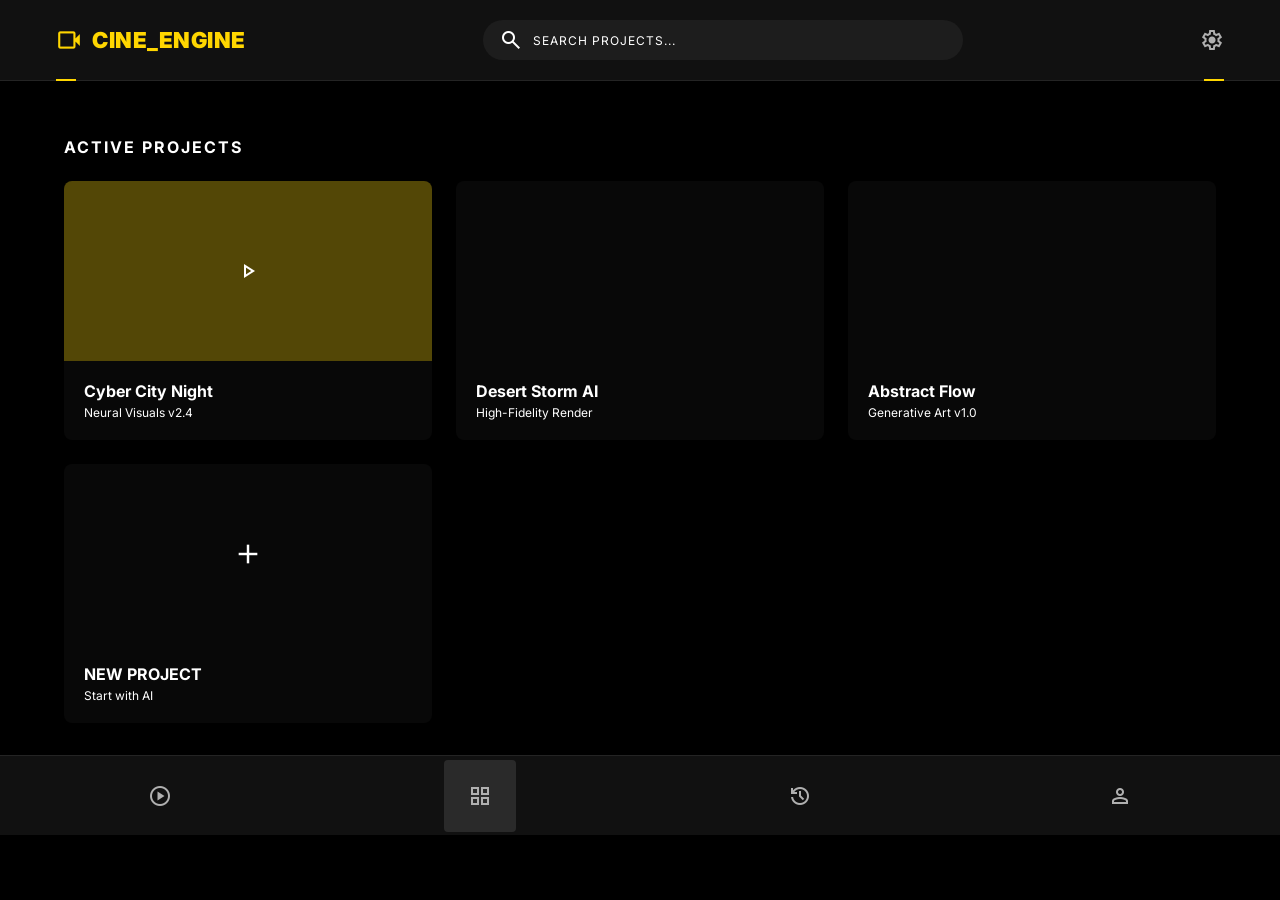
<file: dashboard.html>
<!DOCTYPE html>
<html lang="ko">
<head>
    <meta charset="UTF-8">
    <meta name="viewport" content="width=device-width, initial-scale=1.0">
    <title>CINE_ENGINE - Dashboard</title>
    <link rel="preconnect" href="https://fonts.googleapis.com">
    <link rel="preconnect" href="https://fonts.gstatic.com" crossorigin>
    <link href="https://fonts.googleapis.com/css2?family=Inter:wght@300;400;500;700;900&family=Space+Mono:wght@400;700&display=swap" rel="stylesheet">
    <link href="https://fonts.googleapis.com/css2?family=Material+Symbols+Outlined:opsz,wght,FILL,GRAD@24,400,1,0" rel="stylesheet" />
    <link rel="stylesheet" href="styles.css">
</head>
<body class="dashboard-page">
    <div class="app-container dashboard-bg">
        <!-- Top Navigation -->
        <header class="top-nav">
            <div class="logo">
                <span class="material-symbols-outlined logo-icon">videocam</span>
                <span class="logo-text">CINE_ENGINE</span>
            </div>
            <div class="header-center">
                <div class="search-bar">
                    <span class="material-symbols-outlined">search</span>
                    <span>SEARCH PROJECTS...</span>
                </div>
            </div>
            <div class="settings">
                <span class="material-symbols-outlined">settings</span>
            </div>
        </header>

        <!-- Main Content: Dashboard Grid -->
        <main class="content dashboard-content">
            <div class="section-header">
                <h2 class="section-title">ACTIVE PROJECTS</h2>
                <div class="pro-tag">PRO</div>
            </div>

            <div class="project-grid">
                <!-- Project 1 -->
                <div class="project-card active">
                    <div class="card-thumb" style="background-image: url('https://images.unsplash.com/photo-1492691523567-6170c24dac01?q=80&w=400&auto=format&fit=crop');">
                        <div class="card-overlay">
                            <span class="material-symbols-outlined">play_arrow</span>
                        </div>
                    </div>
                    <div class="card-info">
                        <h3>Cyber City Night</h3>
                        <p>Neural Visuals v2.4</p>
                    </div>
                </div>

                <!-- Project 2 -->
                <div class="project-card">
                    <div class="card-thumb" style="background-image: url('https://images.unsplash.com/photo-1533929736458-ca588d08c8be?q=80&w=400&auto=format&fit=crop');"></div>
                    <div class="card-info">
                        <h3>Desert Storm AI</h3>
                        <p>High-Fidelity Render</p>
                    </div>
                </div>

                <!-- Project 3 -->
                <div class="project-card">
                    <div class="card-thumb" style="background-image: url('https://images.unsplash.com/photo-1514565131-fce0801e5785?q=80&w=400&auto=format&fit=crop');"></div>
                    <div class="card-info">
                        <h3>Abstract Flow</h3>
                        <p>Generative Art v1.0</p>
                    </div>
                </div>

                <!-- New Project Button -->
                <div class="project-card new-project">
                    <div class="card-thumb">
                        <span class="material-symbols-outlined">add</span>
                    </div>
                    <div class="card-info">
                        <h3>NEW PROJECT</h3>
                        <p>Start with AI</p>
                    </div>
                </div>
            </div>
        </main>

        <!-- Bottom Navigation -->
        <nav class="bottom-nav">
            <div class="nav-item">
                <span class="material-symbols-outlined">play_circle</span>
            </div>
            <div class="nav-item active">
                <span class="material-symbols-outlined">grid_view</span>
            </div>
            <div class="nav-item">
                <span class="material-symbols-outlined">history</span>
            </div>
            <div class="nav-item">
                <span class="material-symbols-outlined">person</span>
            </div>
        </nav>
    </div>
</body>
</html>
</file>
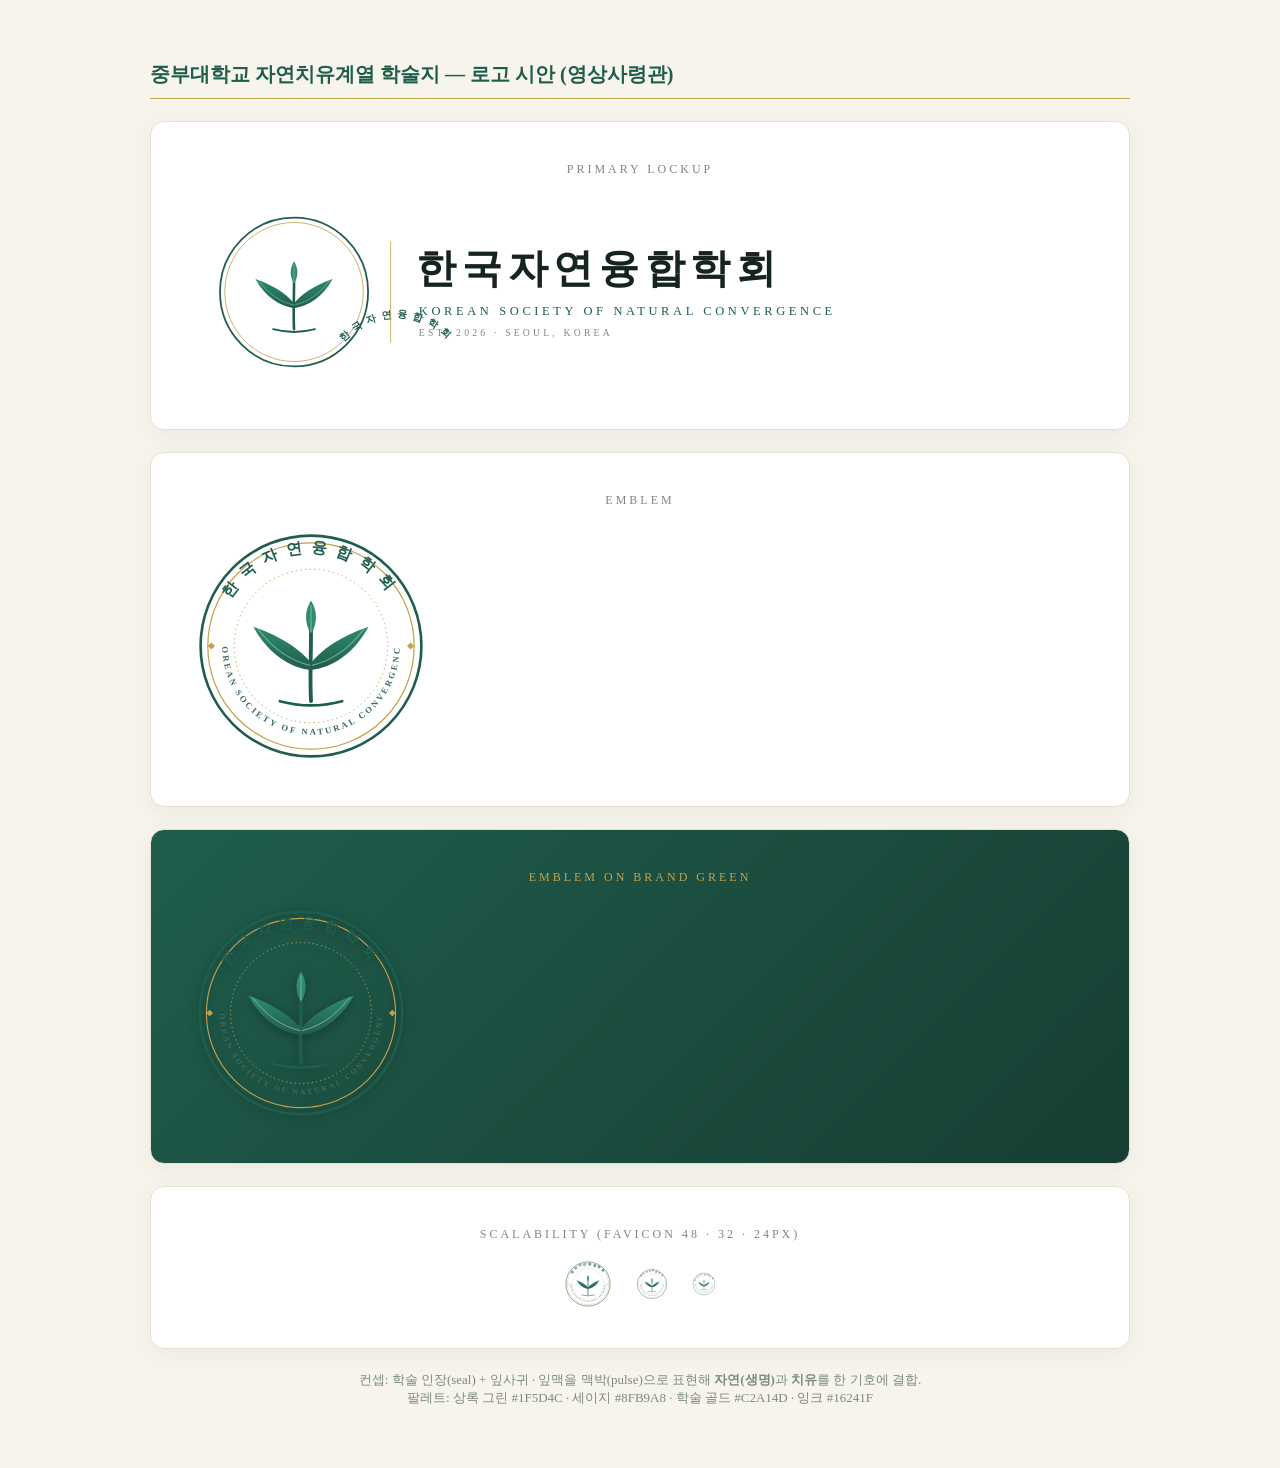
<file: 로고/preview.html>
<!doctype html>
<html lang="ko"><head><meta charset="utf-8">
<title>중부대 자연치유계열 학술지 로고</title>
<style>
  body{margin:0;font-family:'Noto Serif KR',serif;background:#F7F4EC;color:#16241F}
  .wrap{max-width:980px;margin:0 auto;padding:48px 24px}
  h1{font-size:20px;font-weight:600;color:#1F5D4C;border-bottom:1px solid #C2A14D;padding-bottom:10px}
  .card{background:#fff;border:1px solid #e5e0d2;border-radius:14px;padding:40px;margin:22px 0;
        box-shadow:0 6px 24px rgba(31,93,76,.06);text-align:center}
  .green{background:linear-gradient(135deg,#1F5D4C,#173E33)}
  .lbl{font-size:12px;letter-spacing:3px;color:#7B8A82;text-transform:uppercase;margin-bottom:18px}
  .row{display:flex;gap:24px;flex-wrap:wrap;justify-content:center;align-items:center}
  img{display:block}
</style></head>
<body><div class="wrap">
  <h1>중부대학교 자연치유계열 학술지 — 로고 시안 (영상사령관)</h1>

  <div class="card">
    <div class="lbl">Primary Lockup</div>
    <img src="lockup.svg" width="660" alt="lockup">
  </div>

  <div class="card">
    <div class="lbl">Emblem</div>
    <img src="emblem.svg" width="240" alt="emblem">
  </div>

  <div class="card green">
    <div class="lbl" style="color:#C2A14D">Emblem on brand green</div>
    <img src="emblem.svg" width="220" alt="emblem on green" style="filter:drop-shadow(0 2px 6px rgba(0,0,0,.3))">
  </div>

  <div class="card">
    <div class="lbl">Scalability (favicon 48 · 32 · 24px)</div>
    <div class="row">
      <img src="emblem.svg" width="48"><img src="emblem.svg" width="32"><img src="emblem.svg" width="24">
    </div>
  </div>

  <p style="text-align:center;color:#7B8A82;font-size:13px">
    컨셉: 학술 인장(seal) + 잎사귀 · 잎맥을 맥박(pulse)으로 표현해 <b>자연(생명)</b>과 <b>치유</b>를 한 기호에 결합.<br>
    팔레트: 상록 그린 #1F5D4C · 세이지 #8FB9A8 · 학술 골드 #C2A14D · 잉크 #16241F
  </p>
</div></body></html>
</file>
<file: styles.css>
:root {
    --yellow: #FFD600;
    --white: #FFFFFF;
    --grey: #B0B0B0;
    --dark-grey: #6B6B6B;
    --nav-bg: #111111;
    --card-bg: rgba(255,255,255,0.04);
    --border: rgba(255,255,255,0.08);
}

* { margin: 0; padding: 0; box-sizing: border-box; }

body {
    font-family: 'Inter', sans-serif;
    background: #000;
    color: var(--white);
    height: 100vh;
    overflow: hidden;
    -webkit-font-smoothing: antialiased;
}

.app-container {
    position: relative;
    width: 100%;
    height: 100vh;
    overflow: hidden;
}

/* ── Panel base ── */
.panel {
    position: absolute;
    inset: 0;
    display: flex;
    flex-direction: column;
    opacity: 0;
    pointer-events: none;
    transform: translateX(30px);
    transition: opacity 0.35s ease, transform 0.35s ease;
}
.panel.active {
    opacity: 1;
    pointer-events: all;
    transform: translateX(0);
}
.panel.exit {
    opacity: 0;
    transform: translateX(-30px);
    pointer-events: none;
}

/* ── Top Nav ── */
.top-nav {
    display: flex;
    justify-content: space-between;
    align-items: center;
    padding: 16px 20px;
    background-color: var(--nav-bg);
    border-bottom: 1px solid var(--border);
    flex-shrink: 0;
    position: relative;
    z-index: 10;
}
.top-nav::before, .top-nav::after {
    content: '';
    position: absolute;
    bottom: -1px;
    width: 20px;
    height: 2px;
    background: var(--yellow);
}
.top-nav::before { left: 20px; }
.top-nav::after  { right: 20px; }

.logo { display: flex; align-items: center; gap: 10px; }
.logo-icon { color: var(--yellow); font-size: 22px; }
.logo-text { color: var(--yellow); font-size: 17px; font-weight: 900; letter-spacing: 0.5px; }
.settings { color: var(--grey); cursor: pointer; display: flex; align-items: center; }

/* ══════════════════════════════
   PANEL 1
══════════════════════════════ */
#panel-1 {
    background: #000;
}

.p1-bg {
    position: absolute;
    inset: 0;
    background: linear-gradient(to bottom, rgba(0,0,0,0.5) 0%, rgba(0,0,0,0.1) 40%, rgba(0,0,0,0.7) 100%),
                url('https://images.unsplash.com/photo-1519608487953-e999c86e7455?q=80&w=1080&auto=format&fit=crop') center/cover no-repeat;
    z-index: 0;
}

.p1-content {
    position: relative;
    z-index: 2;
    flex: 1;
    display: flex;
    flex-direction: column;
    justify-content: flex-end;
    padding: 0 24px 24px;
    gap: 12px;
}

.p1-spacer { flex: 1; }

.badge {
    display: inline-flex;
    align-items: center;
    gap: 8px;
    background: rgba(20,20,20,0.7);
    padding: 6px 14px;
    border-radius: 3px;
    backdrop-filter: blur(4px);
    align-self: flex-start;
}
.dot { width: 8px; height: 8px; background: #C27D7D; border-radius: 50%; flex-shrink: 0; }
.dot.green { background: #4CAF50; }
.badge-text { font-family: 'Space Mono', monospace; font-size: 11px; letter-spacing: 2px; color: var(--grey); }

.p1-title {
    font-size: clamp(44px, 12vw, 64px);
    font-weight: 900;
    letter-spacing: -1.5px;
    line-height: 1.0;
    text-transform: uppercase;
}

.p1-subtitle {
    font-size: 16px;
    font-weight: 400;
    color: rgba(255,255,255,0.85);
    line-height: 1.5;
    max-width: 340px;
}

.btn-container { position: relative; display: inline-block; }
.btn-corner-tl,
.btn-corner-br {
    position: absolute;
    width: 10px;
    height: 10px;
    z-index: 10;
    pointer-events: none;
    transition: transform 0.3s cubic-bezier(0.175, 0.885, 0.32, 1.275);
}
.btn-corner-tl { top: -4px; left: -4px; border-top: 2px solid white; border-left: 2px solid white; }
.btn-corner-br { bottom: -4px; right: -4px; border-bottom: 2px solid white; border-right: 2px solid white; }

.start-btn {
    background: var(--yellow);
    color: #000;
    border: none;
    padding: 18px 52px;
    font-size: 20px;
    font-weight: 700;
    font-family: 'Inter', sans-serif;
    cursor: pointer;
    display: flex;
    align-items: center;
    gap: 10px;
    transition: transform 0.2s, background 0.2s;
}
.start-btn:hover { background: #FFE033; transform: scale(1.02); }
.start-btn:active { transform: scale(0.98); }
.btn-arrow { font-size: 22px; }
.render-wide { width: 100%; justify-content: center; }

/* Status Bar */
.status-bar {
    position: relative;
    z-index: 2;
    display: flex;
    justify-content: space-between;
    padding: 0 20px;
    height: 28px;
    font-family: 'Space Mono', monospace;
    font-size: 10px;
    color: var(--dark-grey);
    letter-spacing: 1.5px;
    align-items: center;
}
.status-left, .status-right { display: flex; align-items: center; gap: 6px; }
.status-dot { width: 5px; height: 5px; background: var(--dark-grey); border-radius: 50%; }
.lock-icon { font-size: 11px; }

/* Bottom Nav */
.bottom-nav {
    position: relative;
    z-index: 2;
    display: flex;
    justify-content: space-around;
    align-items: center;
    background: var(--nav-bg);
    height: 64px;
    border-top: 1px solid var(--border);
    flex-shrink: 0;
}
.nav-item {
    display: flex;
    justify-content: center;
    align-items: center;
    width: 52px; height: 52px;
    color: var(--grey);
    cursor: pointer;
    transition: color 0.2s;
    border-radius: 4px;
}
.nav-item:hover { color: var(--white); }
.nav-item.active { background: #2A2A2A; }
.play-fill { color: var(--yellow); font-variation-settings: 'FILL' 1; font-size: 28px; }

/* ══════════════════════════════
   PANEL 2
══════════════════════════════ */
#panel-2 { background: #0d0d0d; }

.p2-body {
    flex: 1;
    display: flex;
    flex-direction: column;
    overflow: hidden;
}

/* TOP: Gallery */
.p2-gallery {
    padding: 16px 16px 12px;
    flex-shrink: 0;
}

.p2-header { margin-bottom: 10px; }
.archive-label {
    display: block;
    font-family: 'Space Mono', monospace;
    font-size: 10px;
    letter-spacing: 3px;
    color: var(--yellow);
    margin-bottom: 3px;
}
.archive-title {
    font-family: 'Space Mono', monospace;
    font-size: 18px;
    font-weight: 700;
}

/* 2×2 16:9 Grid */
.reel-grid {
    display: grid;
    grid-template-columns: 1fr 1fr;
    gap: 6px;
}

.reel-card-sm {
    display: flex;
    flex-direction: column;
    gap: 4px;
    cursor: pointer;
}

.reel-thumb {
    position: relative;
    width: 100%;
    aspect-ratio: 16 / 9;
    overflow: hidden;
    border-radius: 2px;
    background: #111;
}
.reel-img-sm {
    position: absolute;
    inset: 0;
    width: 100%;
    height: 100%;
    object-fit: cover;
    filter: brightness(0.75);
    transition: filter 0.2s, transform 0.25s;
}
.reel-card-sm:hover .reel-img-sm { filter: brightness(1); transform: scale(1.05); }

.reel-badge {
    position: absolute;
    bottom: 6px;
    left: 6px;
    font-family: 'Space Mono', monospace;
    font-size: 8px;
    letter-spacing: 1px;
    padding: 2px 6px;
    border-radius: 2px;
    font-weight: 700;
}
.reel-badge.scifi    { background: var(--yellow); color: #000; }
.reel-badge.noir     { border: 1px solid rgba(255,255,255,0.4); color: var(--white); }
.reel-badge.landscape{ border: 1px solid rgba(255,255,255,0.4); color: var(--white); }
.reel-badge.drama    { background: rgba(200,50,50,0.85); color: #fff; }

.reel-name-sm {
    font-family: 'Space Mono', monospace;
    font-size: 9px;
    color: var(--grey);
    letter-spacing: 0.3px;
    white-space: nowrap;
    overflow: hidden;
    text-overflow: ellipsis;
    padding: 0 2px;
}

/* BOTTOM: Signup — fills remaining height */
.p2-signup {
    flex: 1;
    border-top: 1px solid var(--border);
    display: flex;
    align-items: stretch;
    overflow: hidden;
}

.signup-inner {
    display: flex;
    width: 100%;
    gap: 0;
}

/* Left text block */
.signup-left {
    flex: 1;
    padding: 16px 16px 16px 16px;
    display: flex;
    flex-direction: column;
    gap: 8px;
    border-right: 1px solid var(--border);
    justify-content: center;
}

.yellow-line {
    width: 40px;
    height: 3px;
    background: var(--yellow);
    flex-shrink: 0;
}
.signup-title {
    font-size: 20px;
    font-weight: 700;
    letter-spacing: -0.3px;
    line-height: 1.2;
}
.signup-desc {
    font-size: 11px;
    color: var(--grey);
    line-height: 1.55;
}

/* Right form block */
.signup-right {
    width: 52%;
    flex-shrink: 0;
    padding: 16px;
    display: flex;
    flex-direction: column;
    gap: 12px;
    justify-content: center;
}

.field-group { display: flex; flex-direction: column; gap: 4px; }
.field-label {
    font-size: 11px;
    font-weight: 500;
    color: var(--grey);
    letter-spacing: 0.5px;
}
.field-input {
    background: transparent;
    border: none;
    border-bottom: 1px solid rgba(255,255,255,0.15);
    color: var(--white);
    padding: 7px 0;
    font-family: 'Space Mono', monospace;
    font-size: 11px;
    letter-spacing: 0.5px;
    outline: none;
    width: 100%;
    transition: border-color 0.2s;
}
.field-input::placeholder { color: #3a3a3a; }
.field-input:focus { border-bottom-color: var(--yellow); }

.signup-btn {
    background: var(--yellow);
    color: #000;
    border: none;
    padding: 12px;
    font-size: 14px;
    font-weight: 700;
    font-family: 'Inter', sans-serif;
    cursor: pointer;
    width: 100%;
    border-radius: 2px;
    transition: background 0.2s, transform 0.15s;
}
.signup-btn:hover { background: #FFE033; transform: scale(1.01); }

.ext-auth-label {
    font-family: 'Space Mono', monospace;
    font-size: 9px;
    letter-spacing: 1.5px;
    color: var(--dark-grey);
    text-align: center;
}

.social-row { display: flex; gap: 8px; }
.social-btn {
    flex: 1;
    display: flex;
    align-items: center;
    justify-content: center;
    gap: 6px;
    background: #1a1a1a;
    border: 1px solid rgba(255,255,255,0.1);
    color: var(--white);
    padding: 9px 4px;
    font-family: 'Space Mono', monospace;
    font-size: 10px;
    letter-spacing: 1px;
    cursor: pointer;
    border-radius: 2px;
    transition: background 0.2s, border-color 0.2s;
}
.social-btn:hover { background: #252525; border-color: rgba(255,255,255,0.2); }

.protocol-label {
    font-family: 'Space Mono', monospace;
    font-size: 8px;
    letter-spacing: 1.5px;
    color: #2a2a2a;
    text-align: center;
}

/* ══════════════════════════════
   PANELS 3-8 (scrollable)
══════════════════════════════ */
.p-scroll {
    flex: 1;
    overflow-y: auto;
    padding: 24px 20px 32px;
    display: flex;
    flex-direction: column;
    gap: 20px;
    -webkit-overflow-scrolling: touch;
}
.p-scroll::-webkit-scrollbar { width: 2px; }
.p-scroll::-webkit-scrollbar-thumb { background: #333; }
.dark-bg { background: #0a0a0a; }
.p8-center { align-items: center; }

.section-label {
    font-family: 'Space Mono', monospace;
    font-size: 10px;
    letter-spacing: 3px;
    color: var(--dark-grey);
}
.section-label.yellow { color: var(--yellow); }
.yellow { color: var(--yellow); }

.panel-title {
    font-size: 28px;
    font-weight: 900;
    line-height: 1.15;
    letter-spacing: -0.5px;
}
.panel-desc { font-size: 13px; color: var(--grey); line-height: 1.5; }

/* Chips */
.chip-group { display: flex; flex-wrap: wrap; gap: 8px; }
.chip-group.small .chip { font-size: 10px; padding: 4px 10px; }
.chip {
    background: var(--card-bg);
    border: 1px solid var(--border);
    color: var(--grey);
    padding: 6px 14px;
    font-size: 12px;
    font-family: 'Space Mono', monospace;
    letter-spacing: 0.5px;
    cursor: pointer;
    border-radius: 2px;
    transition: all 0.15s;
}
.chip:hover { border-color: rgba(255,214,0,0.4); color: var(--white); }
.chip.active { background: rgba(255,214,0,0.1); border-color: var(--yellow); color: var(--yellow); }

/* Form */
.form-group { display: flex; flex-direction: column; gap: 8px; }
.ce-label { font-family: 'Space Mono', monospace; font-size: 10px; letter-spacing: 2px; color: var(--dark-grey); }
.ce-textarea {
    background: var(--card-bg);
    border: 1px solid var(--border);
    color: var(--white);
    padding: 10px 14px;
    font-family: 'Inter', sans-serif;
    font-size: 13px;
    outline: none;
    resize: none;
    border-radius: 2px;
    line-height: 1.5;
}
.ce-textarea:focus { border-color: var(--yellow); }
.ce-input-sm {
    flex: 1;
    background: transparent;
    border: none;
    border-bottom: 1px solid var(--border);
    color: var(--white);
    padding: 6px 8px;
    font-family: 'Inter', sans-serif;
    font-size: 13px;
    outline: none;
}
.ce-input-sm:focus { border-bottom-color: var(--yellow); }

/* Slider */
.ce-slider {
    -webkit-appearance: none;
    flex: 1;
    height: 2px;
    background: var(--border);
    outline: none;
    border-radius: 1px;
}
.ce-slider::-webkit-slider-thumb {
    -webkit-appearance: none;
    width: 14px; height: 14px;
    background: var(--yellow);
    border-radius: 50%;
    cursor: pointer;
}
.slider-row { display: flex; align-items: center; gap: 12px; }
.slider-val { font-family: 'Space Mono', monospace; font-size: 11px; color: var(--yellow); min-width: 42px; text-align: right; }

.scene-list { display: flex; flex-direction: column; gap: 8px; }
.scene-item { display: flex; align-items: center; gap: 10px; }
.scene-num { font-family: 'Space Mono', monospace; font-size: 11px; color: var(--yellow); min-width: 24px; }

/* Full button */
.full-btn {
    width: 100%;
    background: var(--yellow);
    color: #000;
    border: none;
    padding: 14px 24px;
    font-size: 15px;
    font-weight: 700;
    font-family: 'Inter', sans-serif;
    cursor: pointer;
    display: flex;
    align-items: center;
    justify-content: center;
    gap: 8px;
    border-radius: 2px;
    margin-top: auto;
    transition: background 0.2s, transform 0.15s;
}
.full-btn:hover { background: #FFE033; transform: scale(1.01); }

/* AI Card */
.ai-card {
    background: var(--card-bg);
    border: 1px solid rgba(255,214,0,0.2);
    border-radius: 4px;
    padding: 16px;
}
.ai-card-header { display: flex; align-items: center; gap: 8px; margin-bottom: 16px; font-size: 13px; font-weight: 600; }
.ai-icon { color: var(--yellow); font-size: 18px; }
.ai-badge {
    margin-left: auto;
    background: rgba(255,214,0,0.1);
    border: 1px solid rgba(255,214,0,0.3);
    color: var(--yellow);
    font-family: 'Space Mono', monospace;
    font-size: 9px;
    padding: 2px 8px;
    border-radius: 2px;
    letter-spacing: 1px;
}
.ai-metrics { display: flex; justify-content: space-around; }
.metric { display: flex; flex-direction: column; align-items: center; gap: 4px; }
.metric-val { font-size: 26px; font-weight: 900; color: var(--yellow); line-height: 1; }
.metric-val small { font-size: 13px; }
.metric-label { font-family: 'Space Mono', monospace; font-size: 9px; color: var(--dark-grey); letter-spacing: 1px; text-align: center; }

/* Spec Grid */
.spec-grid { display: grid; grid-template-columns: 1fr 1fr; gap: 10px; }
.spec-card { background: var(--card-bg); border: 1px solid var(--border); border-radius: 4px; padding: 12px; display: flex; flex-direction: column; gap: 8px; }
.spec-icon { color: var(--yellow); font-size: 20px; }
.spec-title { font-size: 11px; font-weight: 700; letter-spacing: 1px; text-transform: uppercase; }

/* Mood */
.mood-grid { display: grid; grid-template-columns: 1fr 1fr; gap: 8px; }
.mood-card { background: var(--mc,#111); border: 2px solid transparent; border-radius: 4px; height: 64px; display: flex; align-items: flex-end; padding: 8px; cursor: pointer; transition: border-color 0.2s; }
.mood-card.active { border-color: var(--yellow); }
.mood-card:hover { border-color: rgba(255,214,0,0.4); }
.mood-name { font-family: 'Space Mono', monospace; font-size: 9px; letter-spacing: 1.5px; color: var(--grey); }

/* LUT */
.lut-grid { display: grid; grid-template-columns: 1fr 1fr; gap: 8px; }
.lut-card { background: var(--lc,#111); border: 2px solid transparent; border-radius: 4px; height: 56px; display: flex; align-items: flex-end; padding: 6px 8px; cursor: pointer; transition: border-color 0.2s; }
.lut-card.active { border-color: var(--yellow); }
.lut-card:hover { border-color: rgba(255,214,0,0.4); }
.lut-name { font-family: 'Space Mono', monospace; font-size: 8px; letter-spacing: 1px; color: rgba(255,255,255,0.7); }

/* Color Controls */
.color-controls { display: flex; flex-direction: column; gap: 10px; }
.cc-row { display: flex; align-items: center; gap: 10px; }
.cc-label { font-family: 'Space Mono', monospace; font-size: 10px; color: var(--dark-grey); min-width: 44px; letter-spacing: 1px; }
.cc-slider { flex: 1; }
.cc-val { font-family: 'Space Mono', monospace; font-size: 10px; color: var(--yellow); min-width: 44px; text-align: right; }

/* Export */
.export-specs { display: flex; flex-direction: column; gap: 12px; width: 100%; max-width: 320px; }
.es-row { display: flex; align-items: center; gap: 12px; }
.es-label { font-family: 'Space Mono', monospace; font-size: 10px; color: var(--dark-grey); min-width: 72px; letter-spacing: 1px; }

/* Render Progress */
.render-progress { width: 100%; max-width: 280px; margin-top: 16px; display: flex; flex-direction: column; align-items: center; gap: 8px; }
.render-progress.hidden { display: none; }
.progress-bar-bg { width: 100%; height: 3px; background: var(--border); border-radius: 2px; overflow: hidden; }
.progress-bar-fill { height: 100%; width: 0%; background: var(--yellow); border-radius: 2px; transition: width 0.3s ease; }
.progress-label { font-family: 'Space Mono', monospace; font-size: 11px; color: var(--yellow); letter-spacing: 2px; }

/* Dashboard Specific Styles */
.dashboard-bg {
    background: linear-gradient(to bottom, rgba(0,0,0,0.9), rgba(0,0,0,0.85)),
                url('https://images.unsplash.com/photo-1514565131-fce0801e5785?q=80&w=1080&auto=format&fit=crop') center/cover;
}

.dashboard-content {
    justify-content: flex-start;
    padding-top: 40px;
    align-items: stretch;
    overflow-y: auto;
}

.header-center {
    flex: 1;
    display: flex;
    justify-content: center;
    padding: 0 20px;
}

.search-bar {
    background: rgba(255, 255, 255, 0.05);
    padding: 8px 16px;
    border-radius: 20px;
    display: flex;
    align-items: center;
    gap: 10px;
    font-size: 11px;
    color: var(--text-grey);
    letter-spacing: 1px;
    width: 100%;
    max-width: 300px;
}

.section-header {
    display: flex;
    justify-content: space-between;
    align-items: center;
    margin-bottom: 24px;
}

.section-title {
    font-size: 14px;
    font-weight: 700;
    letter-spacing: 2px;
    color: var(--text-white);
}

.pro-tag {
    background-color: var(--primary-yellow);
    color: #000;
    font-size: 10px;
    font-weight: 900;
    padding: 2px 6px;
    border-radius: 2px;
}

.project-grid {
    display: grid;
    grid-template-columns: repeat(2, 1fr);
    gap: 16px;
}

.project-card {
    background: rgba(255, 255, 255, 0.03);
    border-radius: 8px;
    overflow: hidden;
    transition: transform 0.2s ease;
    cursor: pointer;
}

.project-card:hover {
    transform: translateY(-4px);
    background: rgba(255, 255, 255, 0.06);
}

.card-thumb {
    height: 100px;
    background-size: cover;
    background-position: center;
    position: relative;
    display: flex;
    justify-content: center;
    align-items: center;
}

.card-overlay {
    position: absolute;
    inset: 0;
    background: rgba(255, 214, 0, 0.3);
    display: flex;
    justify-content: center;
    align-items: center;
    opacity: 0;
    transition: opacity 0.2s ease;
}

.project-card.active .card-overlay {
    opacity: 1;
}

.card-info {
    padding: 12px;
}

.card-info h3 {
    font-size: 12px;
    font-weight: 700;
    margin-bottom: 4px;
}

.card-info p {
    font-size: 10px;
    color: var(--text-dark-grey);
}

.new-project .card-thumb {
    border: 1px dashed var(--text-dark-grey);
}

.new-project span {
    color: var(--text-dark-grey);
    font-size: 32px;
}

/* ══════════════════════════════
   RESPONSIVE — Tablet (768px+)
══════════════════════════════ */
@media (min-width: 768px) {
    /* Nav */
    .top-nav { padding: 18px 40px; }
    .top-nav::before { left: 40px; }
    .top-nav::after  { right: 40px; }
    .logo-text { font-size: 20px; }

    /* Panel 1 — fill the screen */
    .p1-content { padding: 0 48px 48px; gap: 16px; }
    .p1-title { font-size: clamp(52px, 8vw, 72px); }
    .p1-subtitle { font-size: 18px; max-width: 480px; }
    .start-btn { padding: 20px 60px; font-size: 22px; }

    /* Status Bar */
    .status-bar { padding: 0 40px; font-size: 11px; }

    /* Bottom Nav */
    .bottom-nav { height: 72px; }
    .nav-item { width: 64px; height: 64px; }

    /* Panel 2 */
    .p2-gallery { padding: 24px 36px 16px; }
    .reel-grid { gap: 12px; }
    .reel-thumb { border-radius: 4px; }
    .signup-left { padding: 28px; }
    .signup-right { padding: 28px; }
    .signup-title { font-size: 24px; }

    /* Scrollable panels */
    .p-scroll { padding: 36px 40px 44px; gap: 24px; }
    .panel-title { font-size: 34px; }
    .panel-desc { font-size: 15px; }

    /* Spec Grid */
    .spec-grid { gap: 14px; }
    .spec-card { padding: 16px; }

    /* Mood / LUT */
    .mood-card { height: 80px; }
    .lut-card { height: 72px; }

    /* Dashboard */
    .dashboard-content { padding-top: 48px; }
    .project-grid { gap: 20px; }
    .card-thumb { height: 140px; }
    .card-info { padding: 16px; }
    .card-info h3 { font-size: 14px; }
    .search-bar { max-width: 400px; }
}

/* ══════════════════════════════
   RESPONSIVE — Desktop / MacBook (1024px+)
══════════════════════════════ */
@media (min-width: 1024px) {
    /* Nav */
    .top-nav { padding: 20px 56px; }
    .top-nav::before { left: 56px; }
    .top-nav::after  { right: 56px; }
    .logo-text { font-size: 22px; }
    .logo-icon { font-size: 26px; }

    /* Panel 1 — full-width cinematic */
    .p1-content { padding: 0 80px 64px; gap: 20px; }
    .p1-title { font-size: clamp(72px, 7vw, 96px); letter-spacing: -2px; }
    .p1-subtitle { font-size: 20px; max-width: 560px; line-height: 1.6; }
    .start-btn { padding: 22px 72px; font-size: 24px; }
    .btn-arrow { font-size: 26px; }

    /* Status Bar */
    .status-bar { padding: 0 56px; height: 36px; font-size: 11px; }

    /* Bottom Nav */
    .bottom-nav { height: 80px; }
    .nav-item { width: 72px; height: 72px; }
    .play-fill { font-size: 32px; }

    /* Panel 2 */
    .p2-gallery { padding: 32px 56px 20px; }
    .archive-title { font-size: 22px; }
    .reel-grid { gap: 16px; }
    .reel-thumb { border-radius: 6px; }
    .reel-badge { font-size: 9px; padding: 3px 8px; }
    .reel-name-sm { font-size: 10px; }
    .signup-left { padding: 36px; }
    .signup-right { padding: 36px; gap: 16px; }
    .signup-title { font-size: 28px; }
    .signup-desc { font-size: 13px; }
    .signup-btn { padding: 14px; font-size: 16px; }

    /* Scrollable panels */
    .p-scroll { padding: 48px 64px 56px; gap: 28px; }
    .panel-title { font-size: 40px; }
    .panel-desc { font-size: 16px; max-width: 640px; }

    /* Form elements */
    .chip { padding: 8px 18px; font-size: 13px; }
    .ce-textarea { padding: 14px 18px; font-size: 14px; }
    .ce-label { font-size: 11px; }
    .full-btn { padding: 16px 28px; font-size: 17px; max-width: 480px; }

    /* Spec Grid */
    .spec-grid { gap: 16px; }
    .spec-card { padding: 20px; }
    .spec-title { font-size: 12px; }

    /* Mood / LUT */
    .mood-grid { gap: 12px; }
    .mood-card { height: 100px; border-radius: 6px; }
    .lut-grid { gap: 12px; }
    .lut-card { height: 88px; border-radius: 6px; }

    /* AI Card */
    .ai-card { padding: 24px; border-radius: 8px; max-width: 640px; }
    .metric-val { font-size: 32px; }

    /* Dashboard */
    .dashboard-content { padding: 56px 64px 32px; }
    .project-grid { grid-template-columns: repeat(3, 1fr); gap: 24px; }
    .card-thumb { height: 180px; }
    .card-info { padding: 20px; }
    .card-info h3 { font-size: 16px; }
    .card-info p { font-size: 12px; }
    .search-bar { max-width: 480px; font-size: 12px; }
    .section-title { font-size: 16px; }

    /* Slider rows */
    .slider-row { max-width: 480px; }
    .scene-list { max-width: 480px; }
    .color-controls { max-width: 520px; }
    .export-specs { max-width: 520px; }
}

/* ══════════════════════════════
   RESPONSIVE — Large Desktop (1440px+)
══════════════════════════════ */
@media (min-width: 1440px) {
    .top-nav { padding: 20px 80px; }
    .top-nav::before { left: 80px; }
    .top-nav::after  { right: 80px; }

    .p1-content { padding: 0 120px 80px; }
    .p1-title { font-size: clamp(88px, 6vw, 120px); }
    .p1-subtitle { font-size: 22px; max-width: 640px; }

    .p-scroll { padding: 56px 96px 64px; }
    .panel-title { font-size: 48px; }
    .panel-desc { font-size: 18px; }

    .dashboard-content { padding: 64px 96px 40px; }
    .project-grid { grid-template-columns: repeat(4, 1fr); gap: 28px; }
    .card-thumb { height: 200px; }

    .status-bar { padding: 0 80px; }
    .bottom-nav { height: 84px; }
}
</file>
